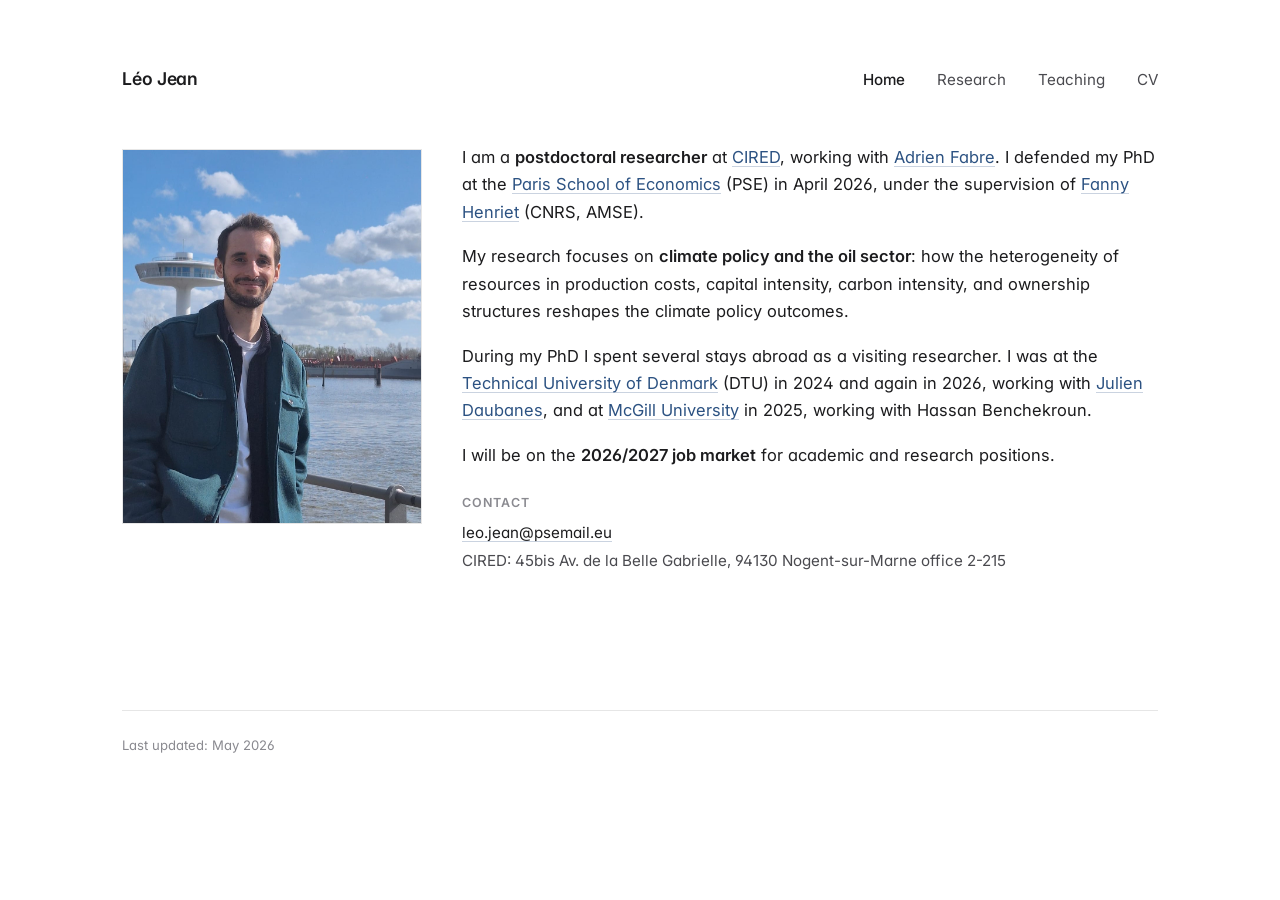
<file: index.html>
<!DOCTYPE html>
<html lang="en">
<head>
  <meta charset="UTF-8">
  <meta name="viewport" content="width=device-width, initial-scale=1.0">
  <title>Léo Jean</title>
  <meta name="description" content="Léo Jean is an environmental and energy economist. PhD from the Paris School of Economics (PSE), postdoctoral researcher at CIRED. On the 2026/2027 job market. Research on climate policy, oil markets, and carbon mitigation.">
  <meta property="og:description" content="Postdoctoral researcher at CIRED working on climate policy and the oil sector. On the 2026/2027 job market.">  
  <meta name="keywords" content="Léo Jean, Leo Jean, environmental economics, economics, econ, energy economics, climate policy, oil sector, PSE, Paris School of Economics, CIRED, DTU, carbon tax, oil market, Price of Delay">
  <meta name="author" content="Léo Jean">

  <link rel="canonical" href="https://ljean-eco.github.io/" />
  
  <!-- For social media previews (LinkedIn, Twitter, etc.) -->
  <meta property="og:title" content="Léo Jean — Environmental and Energy Economist">
  <meta property="og:description" content="PhD economist working on climate policy and the oil sector. Currently at DTU, joining CIRED as a postdoc in July 2026.">
  <meta property="og:url" content="https://ljean-eco.github.io/">
  <meta property="og:type" content="website">
  <link rel="preconnect" href="https://fonts.googleapis.com">
  <link rel="preconnect" href="https://fonts.gstatic.com" crossorigin>
  <link href="https://fonts.googleapis.com/css2?family=Inter:wght@400;500;600&display=swap" rel="stylesheet">
  <link rel="stylesheet" href="style.css">
</head>
<body>
  <div class="container">

    <header>
      <p class="site-title"><a href="index.html">Léo Jean</a></p>
      <nav>
        <a href="index.html" class="active">Home</a>
        <a href="research.html">Research</a>
        <a href="teaching.html">Teaching</a>
        <a href="cv.html">CV</a>
      </nav>
    </header>

    <p style="position:absolute; left:-9999px;">Léo Jean Leo Jean L. Jean</p>
    <main>

      <div class="intro">
        <div class="photo">
          <img src="photo.jpeg" alt="Léo Jean">
        </div>
        <div class="bio">
          <p>I am a <strong>postdoctoral researcher</strong> at <a href="https://www.centre-cired.fr/en/">CIRED</a>, working with <a href="https://sites.google.com/view/adrien-fabre">Adrien Fabre</a>. I defended my PhD at the <a href="https://www.parisschoolofeconomics.eu/en/">Paris School of Economics</a> (PSE) in April 2026, under the supervision of <a href="https://sites.google.com/site/fannyhenriet/">Fanny Henriet</a> (CNRS, AMSE).</p>

          <p>My research focuses on <strong>climate policy and the oil sector</strong>: how the heterogeneity of resources in production costs, capital intensity, carbon intensity, and ownership structures reshapes the climate policy outcomes.</p>

          <p>During my PhD I spent several stays abroad as a visiting researcher. I was at the <a href="https://www.dtu.dk/english/">Technical University of Denmark</a> (DTU) in 2024 and again in 2026, working with <a href="https://www.jxdaubanes.com/">Julien Daubanes</a>, and at <a href="https://www.mcgill.ca/economics/">McGill University</a> in 2025, working with <a href="https://sites.google.com/site/hbhassanbenchekroun/"></a>Hassan Benchekroun</a>.<!-- add link on his name: <a href="URL">Hassan Benchekroun</a> --></p>

          <p>I will be on the <strong>2026/2027 job market</strong> for academic and research positions.</p>

          <div class="meta-block">
            <span class="label">Contact</span>
            <ul>
              <li><a href="mailto:leo.jean@psemail.eu">leo.jean@psemail.eu</a></li>
              <li>CIRED: 45bis Av. de la Belle Gabrielle, 94130 Nogent-sur-Marne office 2-215</li>
            </ul>
          </div>
        </div>
      </div>

      <!-- Uncomment any you want to display -->
      <div class="social">
        <!-- <a href="https://twitter.com/yourhandle">Twitter</a> -->
        <!-- <a href="https://www.linkedin.com/in/yourhandle/">LinkedIn</a> -->
        <!-- <a href="https://scholar.google.com/citations?user=YOURID">Google Scholar</a> -->
      </div>

    </main>

    <footer>
      Last updated: May 2026
    </footer>

  </div>
</body>
</html>
</file>
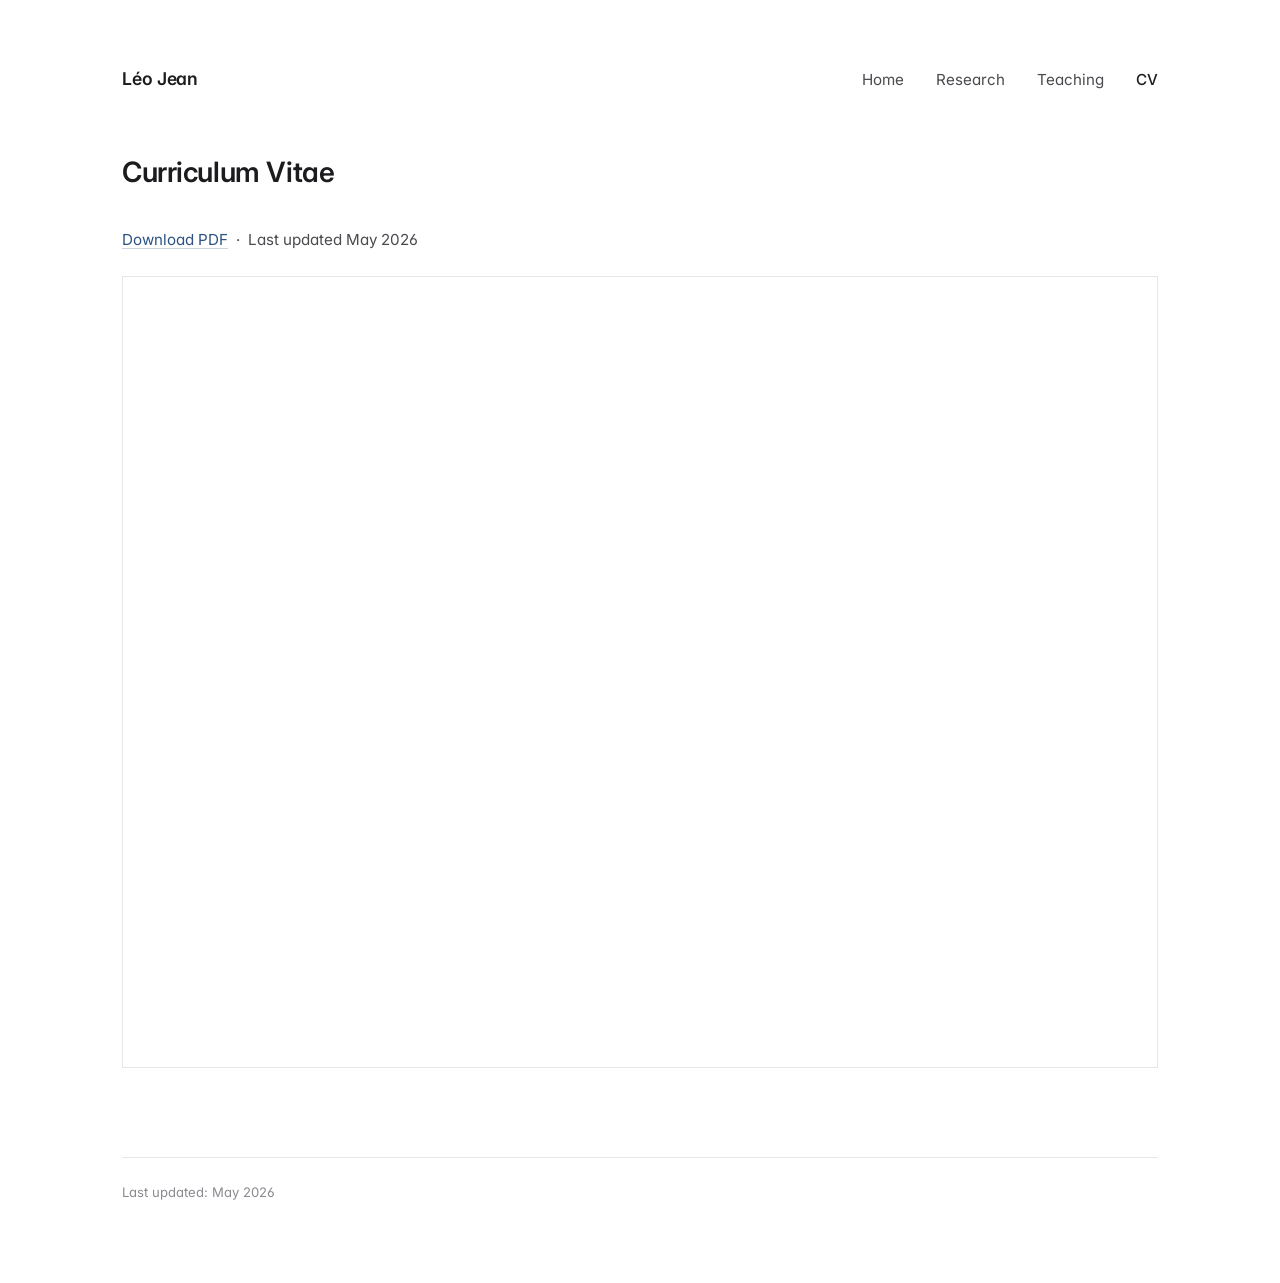
<file: cv.html>
<!DOCTYPE html>
<html lang="en">
<head>
  <meta charset="UTF-8">
  <meta name="viewport" content="width=device-width, initial-scale=1.0">
  <title>CV — Léo Jean</title>
  <link rel="preconnect" href="https://fonts.googleapis.com">
  <link rel="preconnect" href="https://fonts.gstatic.com" crossorigin>
  <link href="https://fonts.googleapis.com/css2?family=Inter:wght@400;500;600&display=swap" rel="stylesheet">
  <link rel="stylesheet" href="style.css">
  <link rel="canonical" href="https://ljean-eco.github.io/cv.html" />
</head>
<body>
  <div class="container">

    <header>
      <p class="site-title"><a href="index.html">Léo Jean</a></p>
      <nav>
        <a href="index.html">Home</a>
        <a href="research.html">Research</a>
        <a href="teaching.html">Teaching</a>
        <a href="cv.html" class="active">CV</a>
      </nav>
    </header>

    <main>

      <h1>Curriculum Vitae</h1>

      <p class="cv-note">
        <a href="cv.pdf" download>Download PDF</a>
        &nbsp;·&nbsp;
        Last updated May 2026
      </p>

      <iframe class="cv-embed" src="cv.pdf#toolbar=0&navpanes=0&scrollbar=0&view=FitH" title="Léo Jean — CV"></iframe>

    </main>

    <footer>
      Last updated: May 2026
    </footer>

  </div>
</body>
</html>
</file>
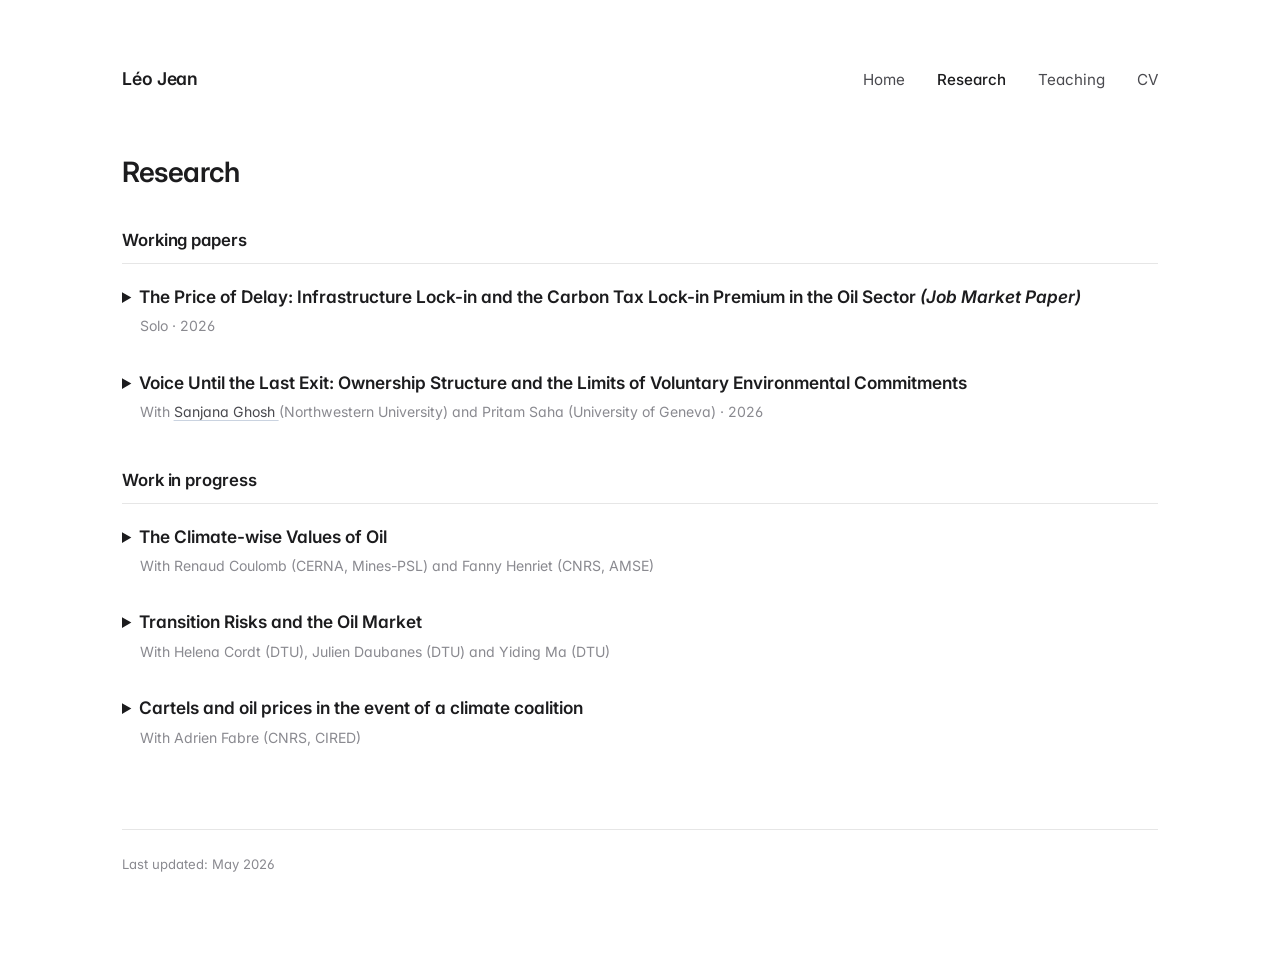
<file: research.html>
<!DOCTYPE html>
<html lang="en">
<head>
  <meta charset="UTF-8">
  <meta name="viewport" content="width=device-width, initial-scale=1.0">
  <title>Research — Léo Jean</title>
  <meta name="description" content="Research papers by Léo Jean on climate policy, oil markets, and carbon mitigation. Working papers and work in progress in environmental and energy economics.">
  <link rel="preconnect" href="https://fonts.googleapis.com">
  <link rel="preconnect" href="https://fonts.gstatic.com" crossorigin>
  <link href="https://fonts.googleapis.com/css2?family=Inter:wght@400;500;600&display=swap" rel="stylesheet">
  <link rel="stylesheet" href="style.css">
  <link rel="canonical" href="https://ljean-eco.github.io/research.html" />
</head>
<body>
  <div class="container">

    <header>
      <p class="site-title"><a href="index.html">Léo Jean</a></p>
      <nav>
        <a href="index.html">Home</a>
        <a href="research.html" class="active">Research</a>
        <a href="teaching.html">Teaching</a>
        <a href="cv.html">CV</a>
      </nav>
    </header>

    <main>

      <h1>Research</h1>

      <h2>Working papers</h2>

      <!-- ============ PAPER 1 ============ -->
      <details class="paper">
        <summary>
          <p class="paper-title">
            
            The Price of Delay: Infrastructure Lock-in and the Carbon Tax Lock-in Premium in the Oil Sector <i>(Job Market Paper)</i>
          </p>
          <p class="paper-meta">Solo · 2026</p>
        </summary>
        <div class="paper-body">
          <p class="paper-abstract">
            Oil projects are typically costly to develop and comparatively cheap to operate, so a carbon tax high enough to have deterred a project can be too low to stop it once it is built. A delay in climate policy therefore locks in emissions that the delayed policy can no longer remove. Existing models of oil supply assign each field a single cost per barrel, which rules this lock-in out. I separate the decision to develop a field from the decision to keep it producing for 25,336 oil fields covering the world&rsquo;s reserves, and study a 1.5&deg;C-aligned carbon tax delayed from 2016 to 2030. A 2030 tax that ignores lock-in, as these models do, overshoots the remaining carbon budget by 13&nbsp;GtCO<sub>2</sub>eq, 10% of it, although it is only 3.5% too low. Almost half of this overshoot would remain even if investors had correctly expected the tax in 2030. Because locked-in fields barely respond to a higher tax, meeting the budget strands other producers instead, thus redistributing the cost of the delay. Lock-in is concentrated in a few hundred capital-intensive projects, mostly offshore, so that targeted bans can remove nearly half of it. </p>
          <p class="paper-links">
            <!-- Replace # with your Dropbox / SSRN link -->
            <a href="Papers/Jean_The_Price_of_Delay_updated.pdf">Latest version (PDF)</a>
          </p>
          <p class="paper-note">
            Previously circulated as <em>The long-term cost of delaying carbon taxation in the oil sector</em>, and <em>The Price of Delay: infrastructure lock-in and the carbon tax lock-in premium in the oil sector</em>.
          </p>
        </div>
      </details>

      <!-- ============ PAPER 2 ============ -->
      <details class="paper">
        <summary>
          <p class="paper-title">
            
            Voice Until the Last Exit: Ownership Structure and the Limits of Voluntary Environmental Commitments
          </p>
          <p class="paper-meta">
            With <a href="https://www.sanjanaghosh.com/">Sanjana Ghosh </a> (Northwestern University) and Pritam Saha (University of Geneva) · 2026
          </p>
        </summary>
        <div class="paper-body">
          <p class="paper-abstract">
            The effectiveness of corporate climate initiatives depends not only on firms’ commitments but also on existing asset ownership structures. We study this question in the context of the World Bank’s Zero Routine Flaring by 2030 initiative, under which oil and gas companies pledge to eliminate routine flaring from their assets. Using asset-level ownership and satellite-based flaring measurements for nearly 20,000 oil and gas assets worldwide (2012–2024), we exploit staggered firm endorsements to study how committed firms navigate the tradeoff between voice, exercising governance influence to reduce emissions, and exit, divesting from assets that are costly to decarbonize. Committed ownership reduces flaring gradually but persistently, reaching approximately 45% below pre-commitment levels after nine years. The persistence of these gains hinges on continued committed presence: when the last committed owner divests, flaring rises by roughly 40% within two years and exceeds 90% within six years, a result we term the “last good owner effect.” Retaining at least one committed voice on the board is both necessary and sufficient to sustain emissions discipline.
          </p>
          <p class="paper-links">
            <!-- Replace # with your Dropbox / SSRN link -->
            <a href="https://www.sanjanaghosh.com/files/Ownership_Structure_and_Environmental_Outcomes_in_Oil_and_Gas__Draft.pdf">Latest version (PDF)</a>
          </p>
        </div>
      </details>

      <h2>Work in progress</h2>

      <!-- ============ PAPER 3 ============ -->
      <details class="paper">
        <summary>
          <p class="paper-title">
            
            The Climate-wise Values of Oil
          </p>
          <p class="paper-meta">
            With Renaud Coulomb (CERNA, Mines-PSL) and Fanny Henriet (CNRS, AMSE)
          </p>
        </summary>
        <div class="paper-body">
          <p class="paper-abstract empty"></p>
        </div>
      </details>

      <!-- ============ PAPER 4 ============ -->
            <details class="paper">
        <summary>
          <p class="paper-title">
            
            Transition Risks and the Oil Market
          </p>
          <p class="paper-meta">
            With Helena Cordt (DTU), Julien Daubanes (DTU) and Yiding Ma (DTU)
          </p>
        </summary>
        <div class="paper-body">
          <p class="paper-abstract empty"></p>
        </div>
      </details>

      <!-- ============ PAPER 5 ============ -->
            <details class="paper">
        <summary>
          <p class="paper-title">
            
            Cartels and oil prices in the event of a climate coalition
          </p>
          <p class="paper-meta">
            With Adrien Fabre (CNRS, CIRED)
          </p>
        </summary>
        <div class="paper-body">
          <p class="paper-abstract empty"></p>
        </div>
      </details>

    </main>

    <footer>
      Last updated: May 2026
    </footer>

  </div>
</body>
</html>
</file>
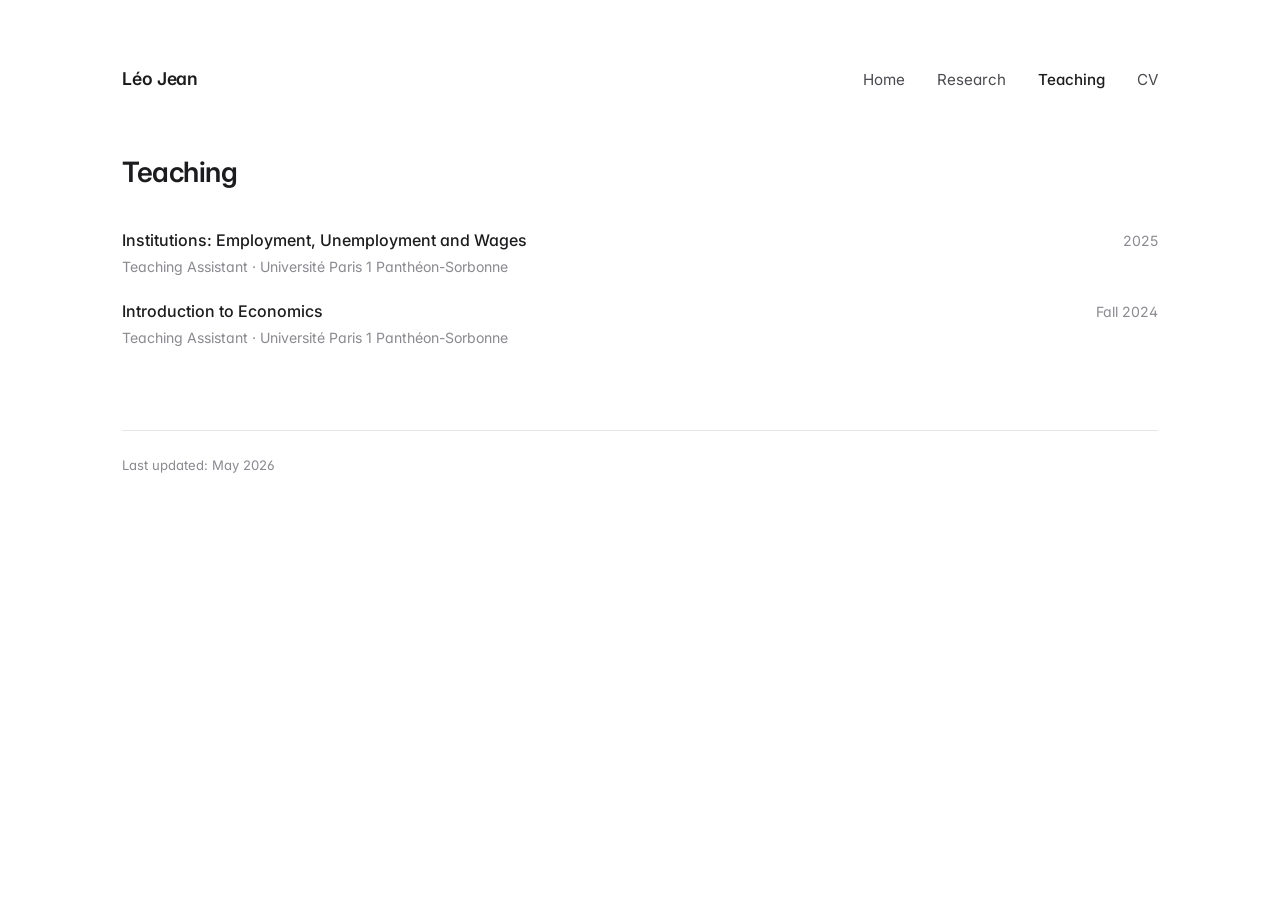
<file: teaching.html>
<!DOCTYPE html>
<html lang="en">
<head>
  <meta charset="UTF-8">
  <meta name="viewport" content="width=device-width, initial-scale=1.0">
  <title>Teaching — Léo Jean</title>
  <link rel="preconnect" href="https://fonts.googleapis.com">
  <link rel="preconnect" href="https://fonts.gstatic.com" crossorigin>
  <link href="https://fonts.googleapis.com/css2?family=Inter:wght@400;500;600&display=swap" rel="stylesheet">
  <link rel="stylesheet" href="style.css">
</head>
<body>
  <div class="container">

    <header>
      <p class="site-title"><a href="index.html">Léo Jean</a></p>
      <nav>
        <a href="index.html">Home</a>
        <a href="research.html">Research</a>
        <a href="teaching.html" class="active">Teaching</a>
        <a href="cv.html">CV</a>
      </nav>
    </header>

    <main>

      <h1>Teaching</h1>

      <div class="course">
        <div class="course-info">
          <p class="course-title">Institutions: Employment, Unemployment and Wages</p>
          <p class="course-inst">Teaching Assistant · Université Paris 1 Panthéon-Sorbonne</p>
        </div>
        <span class="course-when">2025</span>
      </div>

      <div class="course">
        <div class="course-info">
          <p class="course-title">Introduction to Economics</p>
          <p class="course-inst">Teaching Assistant · Université Paris 1 Panthéon-Sorbonne</p>
        </div>
        <span class="course-when">Fall 2024</span>
      </div>

    </main>

    <footer>
      Last updated: May 2026
    </footer>

  </div>
</body>
</html>
</file>
<file: style.css>
/* ----------------------------------------------------------------
   Léo Jean — personal site
   Inter throughout, 900px max-width, restrained palette
   ---------------------------------------------------------------- */

:root {
  --text:        #1c1c1e;
  --text-soft:   #4a4a4f;
  --text-faint:  #8a8a90;
  --link:        #1c1c1e;
  --link-accent: #2c5282;   /* muted steel blue, for hover only */
  --rule:        #e6e6e6;
  --bg:          #ffffff;
  --max-width:   1100px;
}

* { box-sizing: border-box; }

html { -webkit-text-size-adjust: 100%; }

body {
  margin: 0;
  padding: 0;
  background: var(--bg);
  color: var(--text);
  font-family: "Inter", -apple-system, BlinkMacSystemFont, "Segoe UI", Helvetica, Arial, sans-serif;
  font-size: 16.5px;
  line-height: 1.65;
  font-weight: 400;
  -webkit-font-smoothing: antialiased;
  -moz-osx-font-smoothing: grayscale;
  font-feature-settings: "ss01", "cv11"; /* nicer Inter alternates */
}

.container {
  max-width: var(--max-width);
  margin: 0 auto;
  padding: 4rem 2rem 5rem;
}

/* ---------- header / nav ---------- */
header {
  margin-bottom: 3.5rem;
  display: flex;
  align-items: baseline;
  justify-content: space-between;
  flex-wrap: wrap;
  gap: 1rem;
}

.site-title {
  font-weight: 600;
  font-size: 1.1rem;
  letter-spacing: -0.005em;
  margin: 0;
}
.site-title a {
  color: var(--text);
  text-decoration: none;
  border: none;
}

nav { font-size: 0.95rem; }

nav a {
  color: var(--text-soft);
  text-decoration: none;
  margin-left: 1.75rem;
  font-weight: 400;
  transition: color 0.15s;
}
nav a:first-child { margin-left: 0; }
nav a:hover { color: var(--link-accent); }
nav a.active { color: var(--text); font-weight: 500; }

/* ---------- headings ---------- */
h1 {
  font-weight: 600;
  font-size: 1.75rem;
  letter-spacing: -0.015em;
  margin: 0 0 2rem;
}

h2 {
  font-weight: 600;
  font-size: 1.05rem;
  letter-spacing: -0.005em;
  color: var(--text);
  margin: 2.75rem 0 1.25rem;
  padding-bottom: 0.5rem;
  border-bottom: 1px solid var(--rule);
}

h2:first-of-type { margin-top: 0; }

/* ---------- text & links ---------- */
p { margin: 0 0 1.1rem; }

a {
  color: var(--link-accent);
  text-decoration: underline;
  text-decoration-color: rgba(44, 82, 130, 0.25);
  text-underline-offset: 3px;
  text-decoration-thickness: 1px;
  transition: color 0.15s, text-decoration-color 0.15s;
}
a:hover {
  color: #1a365d;
  text-decoration-color: #1a365d;
}

strong, b { font-weight: 600; }

/* ---------- home: photo + bio side by side ---------- */
.intro {
  display: grid;
  grid-template-columns: 300px 1fr;
  gap: 2.5rem;
  align-items: start;
  margin-bottom: 2rem;
}

.photo {
  width: 300px;
  height: 375px;
  background: #f3f3f3;
  border: 1px solid var(--rule);
  display: flex;
  align-items: center;
  justify-content: center;
  color: var(--text-faint);
  font-size: 0.85rem;
}
.photo img {
  width: 100%;
  height: 100%;
  object-fit: cover;
  display: block;
}

.bio p:first-child { margin-top: -0.3rem; }

/* ---------- contact / affiliation blocks ---------- */
.meta-block {
  margin: 1.5rem 0;
  font-size: 0.95rem;
}
.meta-block .label {
  font-size: 0.78rem;
  text-transform: uppercase;
  letter-spacing: 0.08em;
  font-weight: 600;
  color: var(--text-faint);
  display: block;
  margin-bottom: 0.4rem;
}
.meta-block ul { list-style: none; padding: 0; margin: 0; }
.meta-block li {
  margin-bottom: 0.2rem;
  color: var(--text-soft);
}
.meta-block a { color: var(--text); }

.social {
  margin-top: 2rem;
  display: flex;
  gap: 1.5rem;
  font-size: 0.95rem;
}

/* ---------- research papers ---------- */
.paper { margin-bottom: 2rem; }

.paper > summary {
  cursor: pointer;
  padding: 0;
  margin: 0;
  outline: none;
}

.paper-title {
  font-weight: 600;
  font-size: 1.08rem;
  color: var(--text);
  margin: 0 0 0.3rem;
  line-height: 1.4;
  display: inline;
}

.paper-meta {
  font-size: 0.88rem;
  color: var(--text-faint);
  margin: 0.2rem 0 0 1.1rem;
}
.paper-meta a { color: var(--text-soft); }

.paper-body {
  margin: 0.75rem 0 0 1.1rem;
  padding-left: 0.9rem;
  border-left: 2px solid var(--rule);
}

.paper-abstract {
  font-size: 0.95rem;
  color: var(--text-soft);
  margin-bottom: 0.5rem;
}

.paper-abstract.empty::before {
  content: "Abstract coming soon.";
  font-style: italic;
  color: var(--text-faint);
}

.paper-links {
  font-size: 0.88rem;
  margin-top: 0.5rem;
}
.paper-links a {
  margin-right: 1.25rem;
  color: var(--text-soft);
}

.paper-note {
  font-size: 0.88rem;
  color: var(--text-faint);
  margin: 0.5rem 0 0;
  font-style: italic;
}

/* ---------- teaching ---------- */
.course {
  margin-bottom: 1.25rem;
  display: flex;
  justify-content: space-between;
  align-items: baseline;
  gap: 1rem;
  flex-wrap: wrap;
}
.course-info {
  flex: 1;
  min-width: 0;
}
.course-title {
  font-weight: 500;
  font-size: 1rem;
  margin: 0;
  color: var(--text);
}
.course-inst {
  font-size: 0.88rem;
  color: var(--text-faint);
  margin: 0.1rem 0 0;
}
.course-when {
  font-size: 0.88rem;
  color: var(--text-faint);
  white-space: nowrap;
}

/* ---------- cv page ---------- */
.cv-note {
  font-size: 0.95rem;
  color: var(--text-soft);
  margin-bottom: 1.5rem;
}
.cv-embed {
  width: 100%;
  height: 88vh;
  border: 1px solid var(--rule);
}

/* ---------- footer ---------- */
footer {
  margin-top: 5rem;
  padding-top: 1.5rem;
  border-top: 1px solid var(--rule);
  font-size: 0.82rem;
  color: var(--text-faint);
}

/* ---------- mobile ---------- */
@media (max-width: 640px) {
  .container { padding: 2.5rem 1.25rem 3rem; }
  body { font-size: 16px; }
  header { flex-direction: column; align-items: flex-start; gap: 0.75rem; }
  nav a { margin-left: 0; margin-right: 1.25rem; }
  .intro { grid-template-columns: 1fr; gap: 1.5rem; }
  .photo { width: 220px; height: 275px; }
  h1 { font-size: 1.5rem; }
  .course { flex-direction: column; gap: 0.1rem; }
}
</file>
